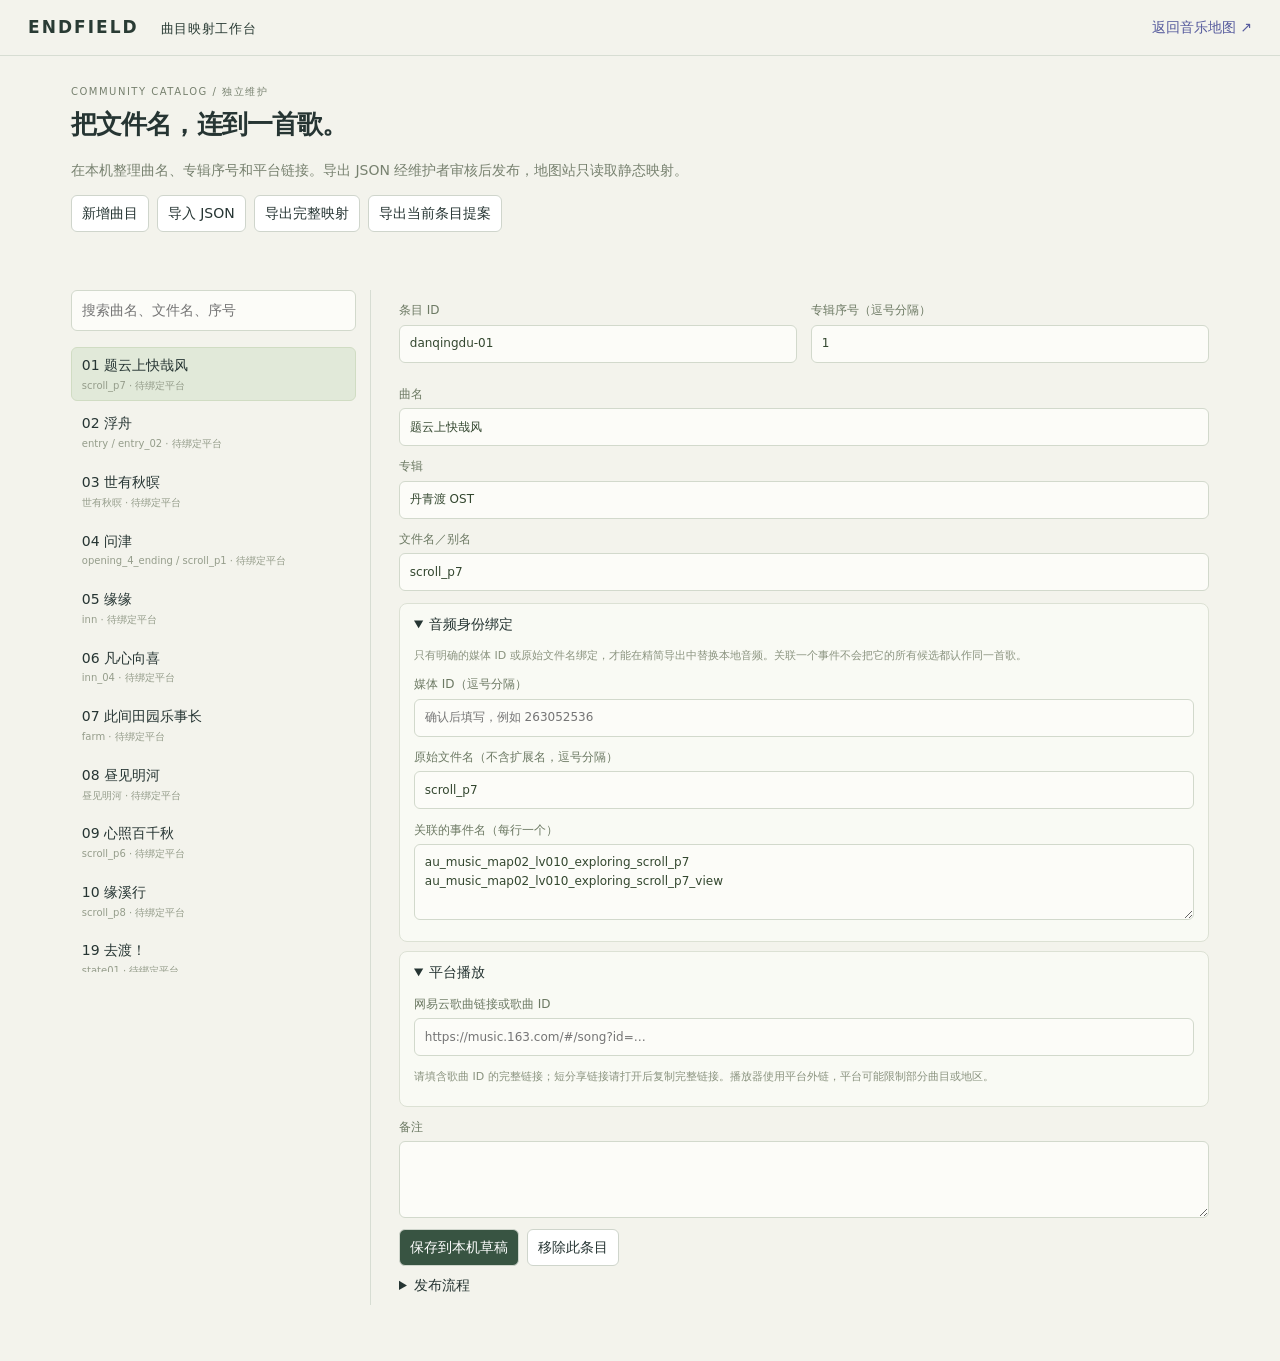
<file: webui/music-bindings.html>
<!doctype html>
<html lang="zh-CN"><head><meta charset="utf-8"><meta name="viewport" content="width=device-width, initial-scale=1"><title>曲目映射工作台 · Endfield</title><link rel="icon" type="image/svg+xml" href="logo.svg"><link rel="stylesheet" href="src/features/music_map/style.css?v=20261024-atlas-v3"><link rel="stylesheet" href="src/features/music_map/editor.css?v=20261024-atlas-v3"><script defer src="src/features/music_map/bootstrap.js?v=20261024-atlas-v3"></script><script defer src="src/features/music_map/bindings.js?v=20261024-atlas-v3"></script><script defer src="src/features/music_map/editor.js?v=20261024-atlas-v3"></script></head>
<body>
<header class="site-header"><a class="wordmark" href="music.html">ENDFIELD <span>曲目映射工作台</span></a><a href="music.html">返回音乐地图 ↗</a></header>
<div class="editor-intro"><p class="eyebrow">COMMUNITY CATALOG / 独立维护</p><h1>把文件名，连到一首歌。</h1><p>在本机整理曲名、专辑序号和平台链接。导出 JSON 经维护者审核后发布，地图站只读取静态映射。</p><div class="editor-actions"><button type="button" id="new-track">新增曲目</button><label class="file-button">导入 JSON<input type="file" id="import" accept="application/json,.json"></label><button type="button" id="export-all">导出完整映射</button><button type="button" id="export-proposal">导出当前条目提案</button></div><p id="editor-status" role="status"></p></div>
<main class="editor-layout"><aside><input id="track-search" type="search" placeholder="搜索曲名、文件名、序号" aria-label="搜索绑定条目"><div id="track-list"></div></aside><section><form id="binding-form">
<div class="form-pair"><label>条目 ID<input id="binding-id" required pattern="[a-zA-Z0-9_-]{1,100}" maxlength="100"></label><label>专辑序号（逗号分隔）<input id="track-numbers" placeholder="5 或 20,21,22,23"></label></div>
<label>曲名<input id="track-title" required maxlength="200"></label><label>专辑<input id="album" maxlength="200"></label>
<label>文件名／别名<input id="aliases" placeholder="inn、inn_04"></label>
<details open><summary>音频身份绑定</summary><p class="help">只有明确的媒体 ID 或原始文件名绑定，才能在精简导出中替换本地音频。关联一个事件不会把它的所有候选都认作同一首歌。</p><label>媒体 ID（逗号分隔）<input id="media-ids" placeholder="确认后填写，例如 263052536"></label><label>原始文件名（不含扩展名，逗号分隔）<input id="source-names" placeholder="inn_04"></label><label>关联的事件名（每行一个）<textarea id="event-names" rows="3" placeholder="au_music_map02_lv010_exploring_inn"></textarea></label></details>
<details open><summary>平台播放</summary><label>网易云歌曲链接或歌曲 ID<input id="netease-song" placeholder="https://music.163.com/#/song?id=…"></label><p class="help">请填含歌曲 ID 的完整链接；短分享链接请打开后复制完整链接。播放器使用平台外链，平台可能限制部分曲目或地区。</p><a id="provider-link" target="_blank" rel="noopener noreferrer" hidden>在网易云打开 ↗</a></details>
<label>备注<textarea id="binding-note" rows="3"></textarea></label><div class="editor-actions"><button type="submit" class="primary">保存到本机草稿</button><button type="button" id="delete-track">移除此条目</button></div>
</form><details><summary>发布流程</summary><ol><li>导出当前条目提案，交由社区或维护者审核；本页面不上传数据。</li><li>维护者合并后，将完整映射保存为 <code>webui/overrides/music_bindings.json</code>。</li><li>运行音乐地图构建命令，或发布工具生成的静态映射；静态地图无需数据库或账户系统。</li></ol></details></section></main>
</body></html>
</file>
<file: webui/src/features/music_map/style.css>
:root { color-scheme: light; font: 14px/1.6 system-ui, -apple-system, "Segoe UI", sans-serif; color: #263533; background: #f3f3ec; }
* { box-sizing: border-box; }
body { margin: 0; }
a { color: #565b9d; }
button, select, input { font: inherit; accent-color: #7353a3; }
button, select { border: 1px solid #cfd5cc; background: #fff; color: #263533; border-radius: 6px; padding: .45rem .7rem; }
button { cursor: pointer; }
:focus-visible { outline: 3px solid #a585d5; outline-offset: 3px; }
.site-header { display: flex; align-items: center; justify-content: space-between; padding: 1rem 2rem; border-bottom: 1px solid #d7ddd3; }
.site-header a { text-decoration: none; }
.site-header nav { display: flex; gap: 1.2rem; font-size: 12px; }
.wordmark { font-size: 17px; letter-spacing: .12em; color: #293b34; font-weight: 750; }
.wordmark span { font-size: 13px; font-weight: 450; margin-left: 1rem; letter-spacing: .05em; }
main { display: grid; grid-template-columns: minmax(0, 1fr) 430px; max-width: 1920px; margin: auto; }
.atlas { padding: 1.5rem 2rem; min-width: 0; }
.atlas-heading { display: flex; gap: 1rem; justify-content: space-between; align-items: center; }
.eyebrow { letter-spacing: .15em; font-size: 10px; color: #718073; margin: 0; }
h1 { margin: .25rem 0; font-size: clamp(21px, 2vw, 32px); font-weight: 620; letter-spacing: -.035em; }
.atlas-heading p:not(.eyebrow) { margin: .25rem 0; color: #69766b; }
#coverage { max-width: 220px; color: #69766b; font-size: 12px; }
.atlas-tools { display: flex; flex-wrap: wrap; align-items: center; gap: .6rem; padding: 1.2rem 0 .7rem; }
.atlas-tools label { display: flex; align-items: center; gap: .4rem; }
.world-tabs { display: flex; gap: .5rem; padding-top: 1rem; }
.world-tabs button { border-radius: 20px; padding: .5rem 1.3rem; border-color: transparent; background: #e7eae1; color: #657263; }
.world-tabs button[aria-pressed="true"] { background: #304e40; color: #f8f8ed; box-shadow: 0 3px 10px #253c3020; }
.world-tabs button[hidden] { display: none; }
.atlas-tools .special-toggle { font-size: 11px; color: #7b837b; }
#scene { max-width: min(400px, 65vw); }
#map { height: clamp(380px, 68vh, 950px); border: 1px solid #cbd3c6; border-radius: 9px; overflow: hidden; background: #263833; position: relative; touch-action: none; }
#map svg { width: 100%; height: 100%; display: block; cursor: grab; }
#map svg:active { cursor: grabbing; }
.music-place { fill: #faf8e6; font-size: 12px; paint-order: stroke; stroke: #20342c; stroke-width: 3px; stroke-linejoin: round; pointer-events: none; }
.mr-music-zone polygon { fill: #c3a0ed; fill-opacity: .2; stroke: #d2b4f6; stroke-width: 2; stroke-dasharray: 6 4; vector-effect: non-scaling-stroke; cursor: pointer; }
.mr-music-zone.is-selected polygon, .mr-music-zone:hover polygon { stroke: #fae3ff; fill: #b28bdc; fill-opacity: .42; }
.map-caption { display: flex; flex-wrap: wrap; justify-content: space-between; gap: .5rem; font-size: 11px; color: #6a766b; }
.boundary { max-width: 850px; font-size: 12px; color: #738074; }
#music-panel { background: #fbfcf8; padding: 1.5rem 1.2rem; border-left: 1px solid #d7ddd3; max-height: calc(100vh - 64px); overflow-y: auto; position: sticky; top: 0; }
#music-panel > .mr-music { border: 0; background: transparent; padding: 0; }
#music-panel > .mr-music > summary { font-size: 18px; font-weight: 650; margin-bottom: 1rem; }
.mr-music-tools { display: flex; flex-wrap: wrap; gap: .5rem; margin: .7rem 0; }
.mr-music-tools label { max-width: 100%; }
.mr-music-tools select, .mr-music-tools input[type=search] { max-width: 100%; }
.mr-music-card { margin: 1rem 0; padding: 1rem; border: 1px solid #dcdfe2; border-radius: 8px; background: #fff; overflow-wrap: anywhere; }
.mr-music-card header { display: grid; gap: .3rem; }
.mr-music-card header span { color: #7c887e; font-size: 11px; }
.mr-music-card header a { font-weight: 650; }
.mr-music-card header a { font-size: 19px; color: #304839; text-decoration: none; line-height: 1.4; }
.mr-music-card label:has(> select[data-music-media]) { display: none; }
.music-request-evidence { font-size: 11px; color: #738071; margin: .75rem 0; }
.music-request-evidence summary { color: #8b9489; }
.atlas-player { background: linear-gradient(135deg, #e8ede2, #f2ede8); border-radius: 12px; padding: 1rem; margin: .8rem -.15rem; border: 1px solid #e1e5d8; }
.atlas-player + audio { display: none; }
.player-heading { display: flex; gap: .8rem; align-items: center; min-width: 0; }
.player-art { flex: 0 0 46px; height: 46px; display: grid; place-items: center; font-size: 24px; background: #385643; color: #f6f3df; border-radius: 50%; box-shadow: inset 0 0 0 7px #49664f; }
.player-heading strong { display: block; color: #29402f; font-size: 15px; }
.player-heading small { display: block; font-size: 10px; color: #7f897b; margin-top: .15rem; overflow-wrap: anywhere; }
.player-transport { display: flex; gap: .35rem; align-items: center; margin-top: .9rem; }
.player-transport button { padding: .35rem .55rem; border: 0; background: transparent; font-size: 17px; color: #50684f; }
.player-transport .player-toggle { background: #304e40; color: #fff; width: 40px; height: 40px; border-radius: 50%; font-size: 17px; }
.player-transport button[aria-pressed=true] { background: #d4e1cc; border-radius: 20px; }
.player-volume { display: flex !important; width: auto !important; align-items: center; gap: .3rem; margin-left: auto; font-size: 10px !important; color: #818d7b; }
.player-volume input { width: 55px; accent-color: #64815b; }
.player-timeline { display: flex; gap: .5rem; align-items: center; margin-top: .5rem; font-size: 10px; color: #85907e; font-variant-numeric: tabular-nums; }
.player-timeline input { width: 100%; min-width: 0; accent-color: #54704d; }
.player-message { margin: .4rem 0 0; color: #946b4a; font-size: 11px; }
.player-message:empty { display: none; }
.mr-music-playlist summary { font-size: 12px; color: #77816f; padding: .4rem 0; }
.mr-music-playlist ol { list-style: none; padding: 0; max-height: 330px; overflow-y: auto; }
.mr-music-playlist button { background: transparent; border-color: transparent; border-radius: 8px; padding: .6rem .7rem; min-height: 50px; align-items: center; font-size: 12px; color: #4a5843; }
.mr-music-playlist button small { display: block; font-size: 10px; color: #93998d; margin: .15rem 0 0 .9rem; }
.mr-music-playlist button > span:last-child { font-size: 10px; color: #8f9788; font-variant-numeric: tabular-nums; }
.mr-music-playlist button[aria-pressed=true] { background: #e6edde; border-color: #d9e3cf; color: #365132; }
.music-recordings { margin: .8rem 0; border-bottom: 1px solid #e6e8df; padding-bottom: .8rem; }
.music-recordings h4 { font-size: 10px; font-weight: 500; letter-spacing: .05em; color: #939c8c; margin: .2rem 0 .5rem; }
.music-recording { display: flex; flex-wrap: wrap; align-items: center; gap: .45rem; justify-content: space-between; font-size: 12px; }
.music-recording strong, .music-recording small { display: block; }
.music-recording small { color: #919a86; font-size: 10px; }
.music-recording button { font-size: 11px; border-color: #ded6cc; color: #9a6250; }
.music-binding-status { color: #9ca18f; font-size: 10px; border: 1px solid #e4e6dc; border-radius: 20px; padding: .15rem .5rem; }
[data-platform-player] iframe { border: 0; margin-top: .7rem; }
.mr-music-card label, .mr-music-card audio, .mr-music-card select { display: block; width: 100%; }
.mr-music-card audio { margin: .8rem 0; }
.mr-note { color: #6f7975; font-size: 12px; }
details { margin: .6rem 0; }
summary { cursor: pointer; }
pre { max-height: 280px; overflow: auto; white-space: pre-wrap; font-size: 11px; background: #f4f5f2; padding: .5rem; }
#error { margin: 2rem; color: #9b4439; }
@media (max-width: 1000px) { main { grid-template-columns: minmax(0, 1fr) 350px; } .atlas { padding: 1.2rem; } }
@media (max-width: 760px) { .site-header { padding: .8rem 1rem; } .wordmark span { display: none; } main { grid-template-columns: 1fr; } #music-panel { position: static; max-height: none; border-left: 0; border-top: 1px solid #d7ddd3; } #map { height: 55vh; min-height: 330px; } .atlas-heading { align-items: flex-start; } #coverage { max-width: 130px; } }
</file>
<file: webui/src/features/music_map/editor.css>
.editor-intro { max-width: 1180px; margin: 2rem auto 1rem; padding: 0 1.5rem; }
.editor-intro > p { max-width: 850px; color: #77816f; }
.editor-layout { max-width: 1180px; display: grid; grid-template-columns: 300px minmax(0, 1fr); gap: 2rem; padding: 1rem 1.5rem 4rem; }
.editor-layout > aside { padding-right: 1rem; border-right: 1px solid #d7ddd3; }
.editor-layout > aside input { width: 100%; }
.editor-layout input, .editor-layout textarea { border: 1px solid #d2d9cc; border-radius: 6px; background: #fcfcf8; color: #33472f; padding: .6rem .7rem; font: inherit; width: 100%; }
.editor-layout textarea { resize: vertical; }
.editor-layout form label { display: block; color: #6c7963; font-size: 12px; margin: .8rem 0; }
.editor-layout form label > input, .editor-layout form label > textarea { display: block; margin-top: .3rem; }
.editor-layout form details { border: 1px solid #dce1d4; padding: .7rem 1rem; border-radius: 8px; background: #f9faf4; }
.form-pair { display: grid; grid-template-columns: 1fr 1fr; gap: 1rem; }
.editor-actions { display: flex; flex-wrap: wrap; gap: .6rem; align-items: center; }
.editor-actions .primary { background: #385442; color: #fff; }
.file-button { border: 1px solid #cfd5cc; background: #fff; border-radius: 6px; padding: .45rem .7rem; cursor: pointer; }
.file-button input { position: absolute; width: 1px; height: 1px; clip-path: inset(50%); }
.help { color: #8a937f; font-size: 11px; }
#track-list { max-height: 70vh; overflow-y: auto; margin-top: .8rem; }
#track-list button { display: block; width: 100%; text-align: left; margin: .3rem 0; border-color: transparent; background: transparent; }
#track-list button small { display: block; color: #959d8b; font-size: 10px; margin-top: .1rem; }
#track-list button[aria-pressed=true] { background: #e1e9d9; border-color: #d0dcc3; }
#editor-status { font-size: 12px; color: #6c7f5e; min-height: 1.5em; }
#editor-status.is-error { color: #a15a43; }
@media(max-width:760px) { .editor-layout { grid-template-columns: 1fr; gap: 1rem; } .editor-layout > aside { border-right: 0; padding: 0; } #track-list { max-height: 220px; } .form-pair { grid-template-columns: 1fr; gap: 0; } }
</file>
